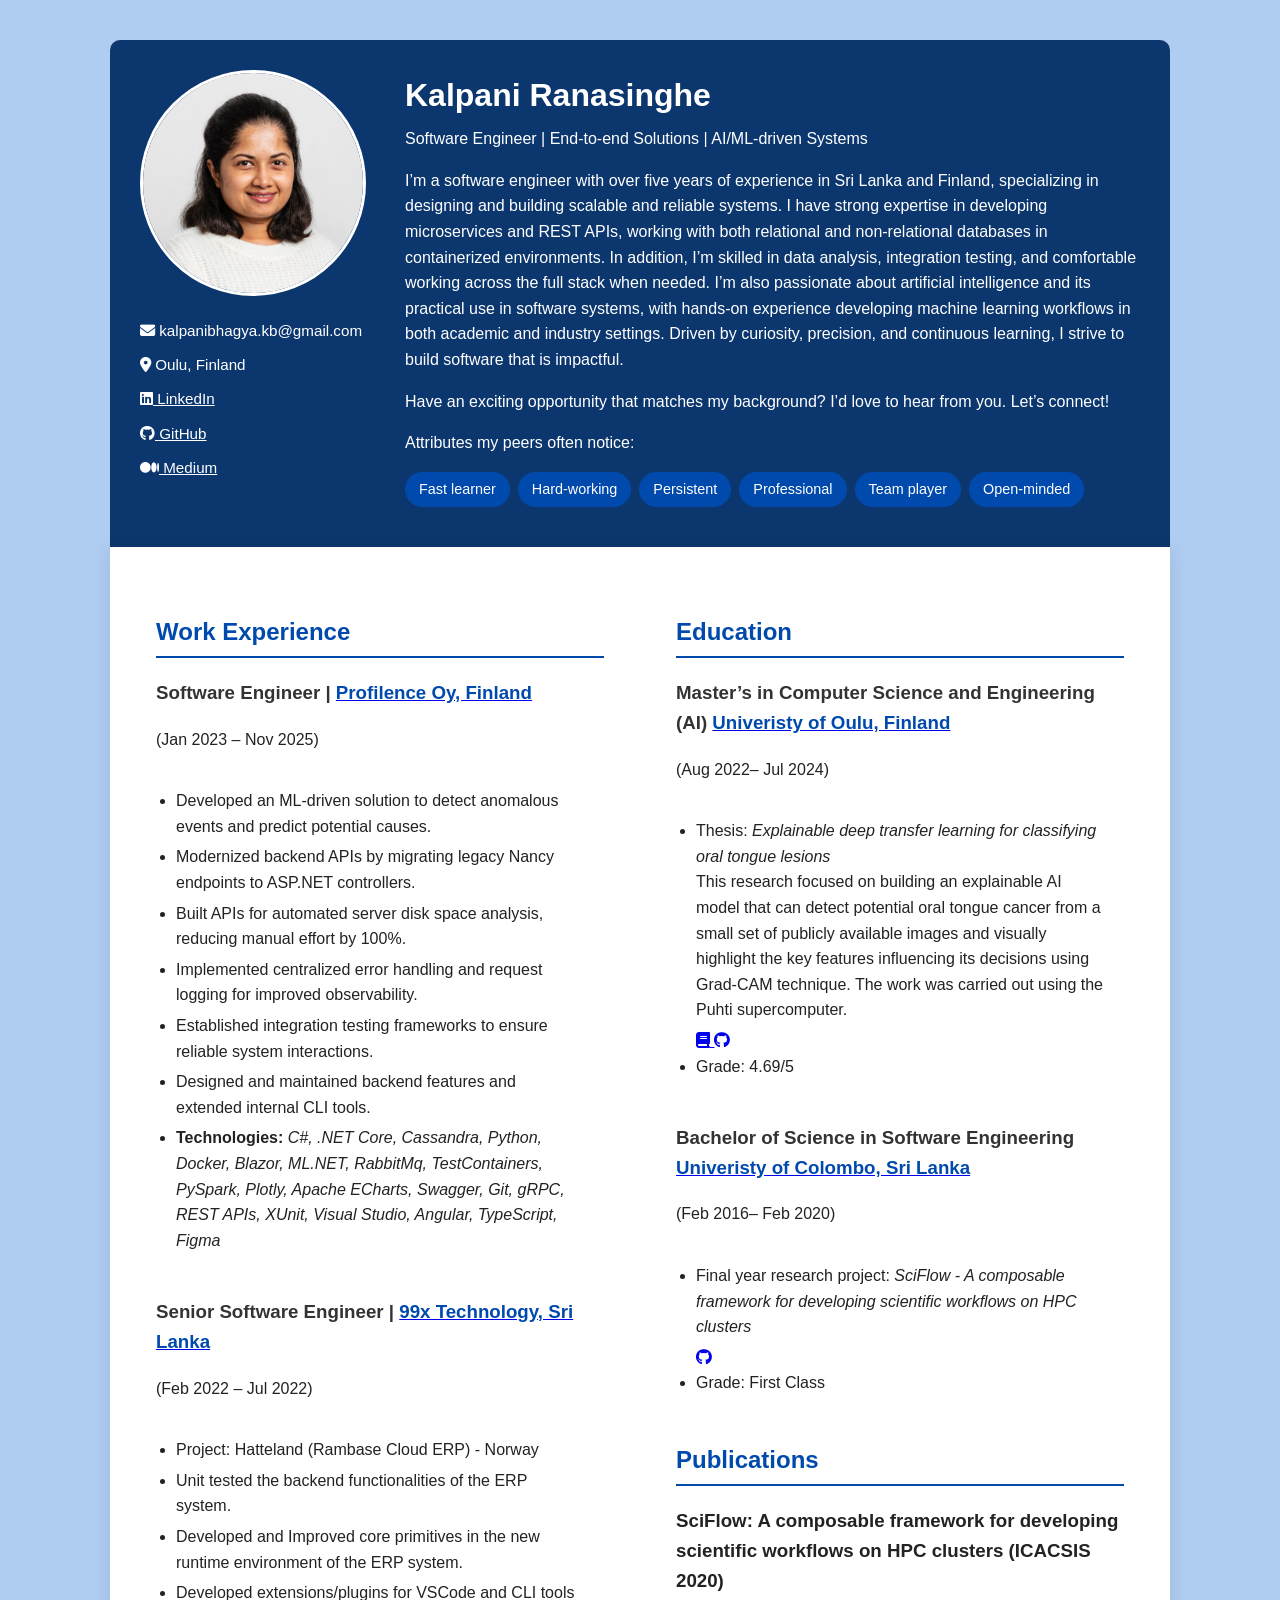
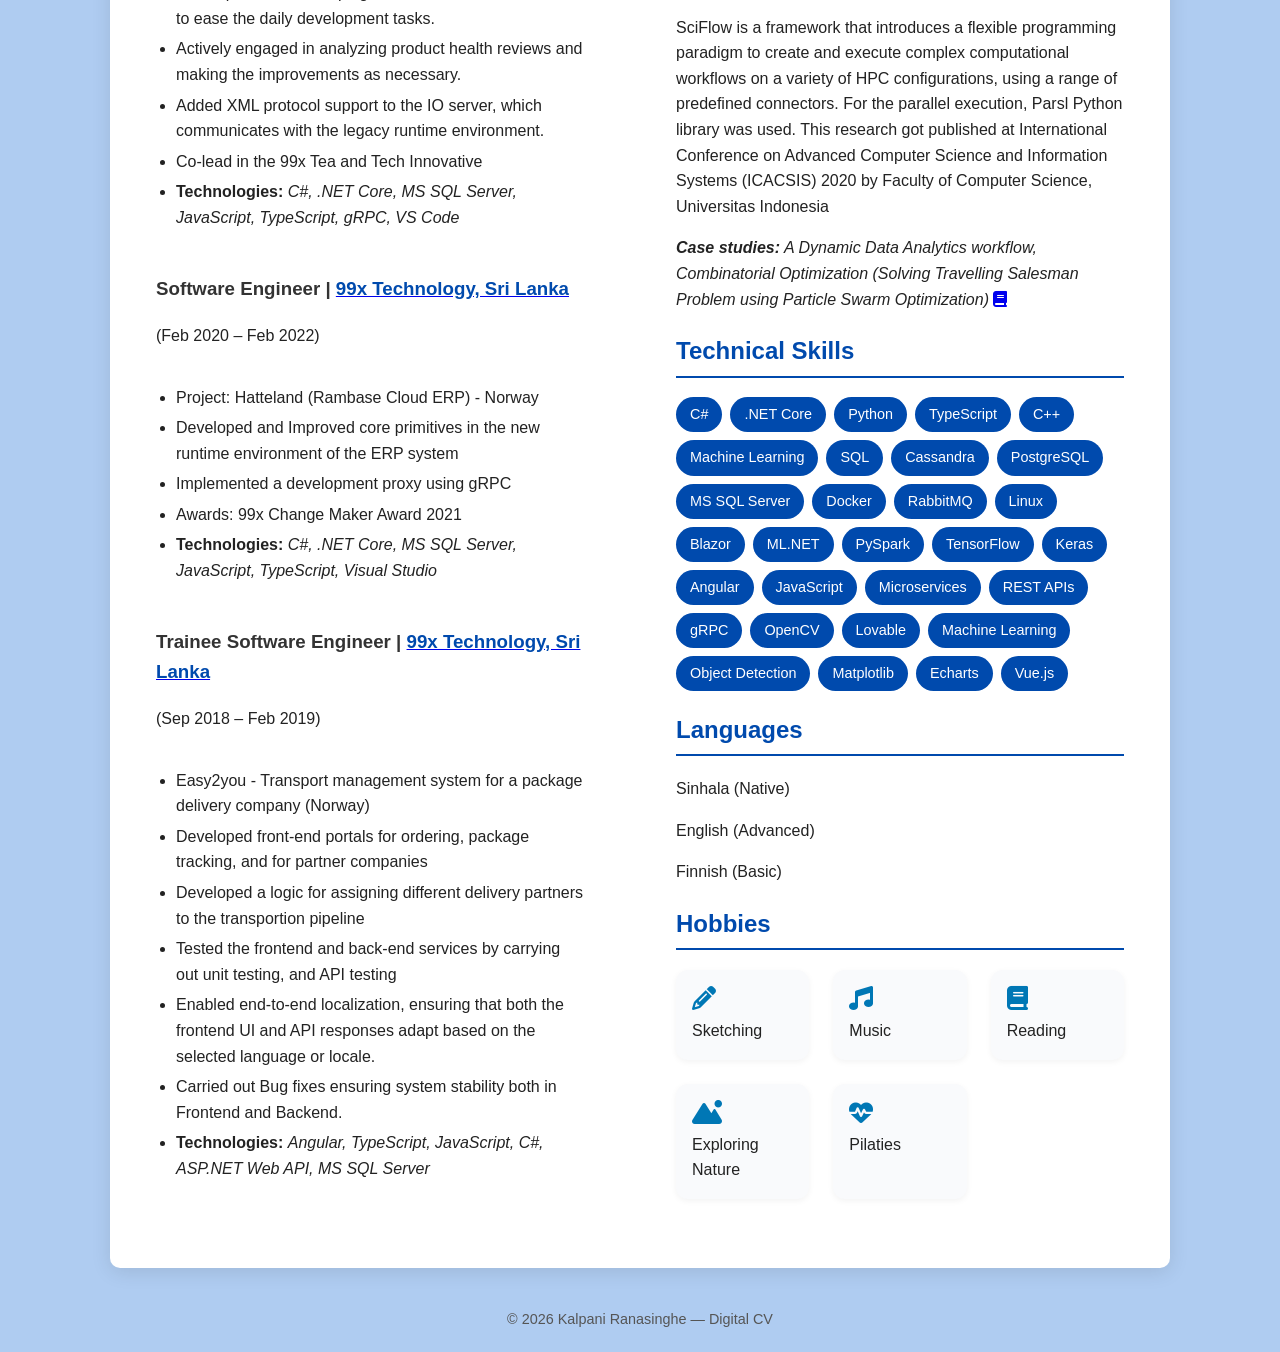
<file: index.html>
<!DOCTYPE html>
<html lang="en">
<head>
  <meta charset="UTF-8">
  <meta name="viewport" content="width=device-width, initial-scale=1.0">
  <title>Kalpani Ranasinghe - Digital CV</title>
  <link rel="stylesheet" href="css/style.css">
  <link rel="stylesheet" href="https://cdnjs.cloudflare.com/ajax/libs/font-awesome/6.5.0/css/all.min.css">
</head>
<body>
  <div id="header"></div>

  <main>
    <div class="two-column">
      <div id="experience"></div>
      <div id="education"></div>
    </div>
  </main>

  <footer>
    © <span id="year"></span> Kalpani Ranasinghe — Digital CV
  </footer>

  <script>
    document.addEventListener("DOMContentLoaded", () => {
      document.getElementById("year").textContent = new Date().getFullYear();

      // First load header
      fetch("sections/header.html")
        .then(res => res.text())
        .then(html => {
          document.getElementById("header").innerHTML = html;

          // Now summary div exists → load summary
          return fetch("sections/summary.html");
        })
        .then(res => res.text())
        .then(summaryHtml => {
          const summaryDiv = document.getElementById("summary");
          if (summaryDiv) {
            summaryDiv.innerHTML = summaryHtml;
          } else {
            console.error("Summary div not found after header load.");
          }
        })
        .catch(err => console.error("Error loading header or summary:", err));

      // Load remaining sections
      ["experience", "education"].forEach(section => {
        fetch(`sections/${section}.html`)
          .then(res => res.text())
          .then(html => {
            document.getElementById(section).innerHTML = html;
          });
      });

    });
  </script>

</body>
</html>
</file>
<file: css/style.css>
body {
    font-family: 'Segoe UI', Tahoma, Geneva, Verdana, sans-serif;
    background: #afccf1;
    color: #222;
    margin: 0;
    padding: 0;
    line-height: 1.6;
}
header {
    max-width: 1000px;
    margin: auto;
    margin-top: 40px;
    background: #0c376e;
    color: white;
    text-align: left;
    padding: 30px;
    border-top-left-radius: 10px;
    border-top-right-radius: 10px;
}
.profile-pic {
    width: 220px;
    height: 220px;
    border-radius: 50%;
    object-fit: cover;
    border: 3px solid white;
    margin-bottom: 15px;
}
header h1 {
    margin: 0;
    font-size: 2em;
}
header p {
    font-size: 1em;
    margin-top: 5px;
}
header .contact-info a {
    color: #fff;              
    font-weight: 500;
    text-decoration: underline; 
}

header .contact-info a:hover {
    color: #ffd700;           
}
main {
    max-width: 1000px;
    margin: auto;
    margin-bottom: 40px;
    background: white;
    padding: 30px;
    border-bottom-left-radius: 10px;
    border-bottom-right-radius: 10px;
    box-shadow: 0 4px 20px rgba(0,0,0,0.1);
}
section {
    margin-bottom: 10px;
}
h2 {
    color: #004aad;
    border-bottom: 2px solid #004aad;
    padding-bottom: 5px;
}
ul {
    list-style-type: disc;
    padding: 20px;
}
li {
    margin-bottom: 5px;
}
.job-title {
    font-weight: bold;
    color: #333;
}
.company {
    color: #004aad;
}
.contact-info {
    display: flex;
    flex-direction: column;
    gap: 10px;
    font-size: 0.95em;
}

.contact-info a {
    color: #004aad;
    text-decoration: none;
}
.skills {
  margin-top: 1rem;
  display: flex;
  flex-wrap: wrap;
  gap: 0.5rem;
}

.skills span {
  background: #004aad;
  color: white;
  padding: 6px 14px;
  border-radius: 20px;
  font-size: 0.9em;
  display: inline-block;
  transition: all 0.3s ease;
  cursor: default;
}

/* Hover effect */
.skills span:hover {
  background: #0066ff; 
  transform: translateY(-3px) scale(1.05);
  box-shadow: 0 4px 8px rgba(0, 74, 173, 0.3);
}

.job-title h3 {
    margin-bottom: 0;
}

footer {
    text-align: center;
    font-size: 0.9em;
    color: #555;
    margin-bottom: 20px;
}
.two-column {
    display: flex;
    gap: 40px;
}

.two-column > div {
    flex: 1;               
    background: #fff;
    border-radius: 10px;
    padding: 1rem;
    box-sizing: border-box;
}
.two-column p {
    margin-top: 0;
}

.two-column p {
    font-size: 1.0em;
}

@media (max-width: 900px) {
    .two-column {
    flex-direction: column;
    }
}

.hobby-grid {
  display: grid;
  grid-template-columns: repeat(auto-fit, minmax(120px, 1fr));
  gap: 1.5rem;
  margin-top: 1rem;
}

.hobby-item {
  background: #f9fafc;
  padding: 1rem;
  border-radius: 12px;
  box-shadow: 0 2px 6px rgba(0,0,0,0.05);
}

.hobby-item:hover {
  background: #e6f0ff;
  transform: translateY(-5px);
}

.hobby-item i {
  font-size: 1.5rem;
  color: #0077b5;
  display: block;
  margin-bottom: 0.5rem;
}

.h3 {
  margin-bottom: 0px;
}

.company {
  color: #004aad;
  text-decoration: none;
}

.company:hover {
  text-decoration: underline;
}

.grid {
  display: grid;
  grid-template-columns: 1fr 3fr; 
  gap: 20px;
}

@media (max-width: 768px) {
  .grid {
    grid-template-columns: 1fr;
  }
}
</file>
